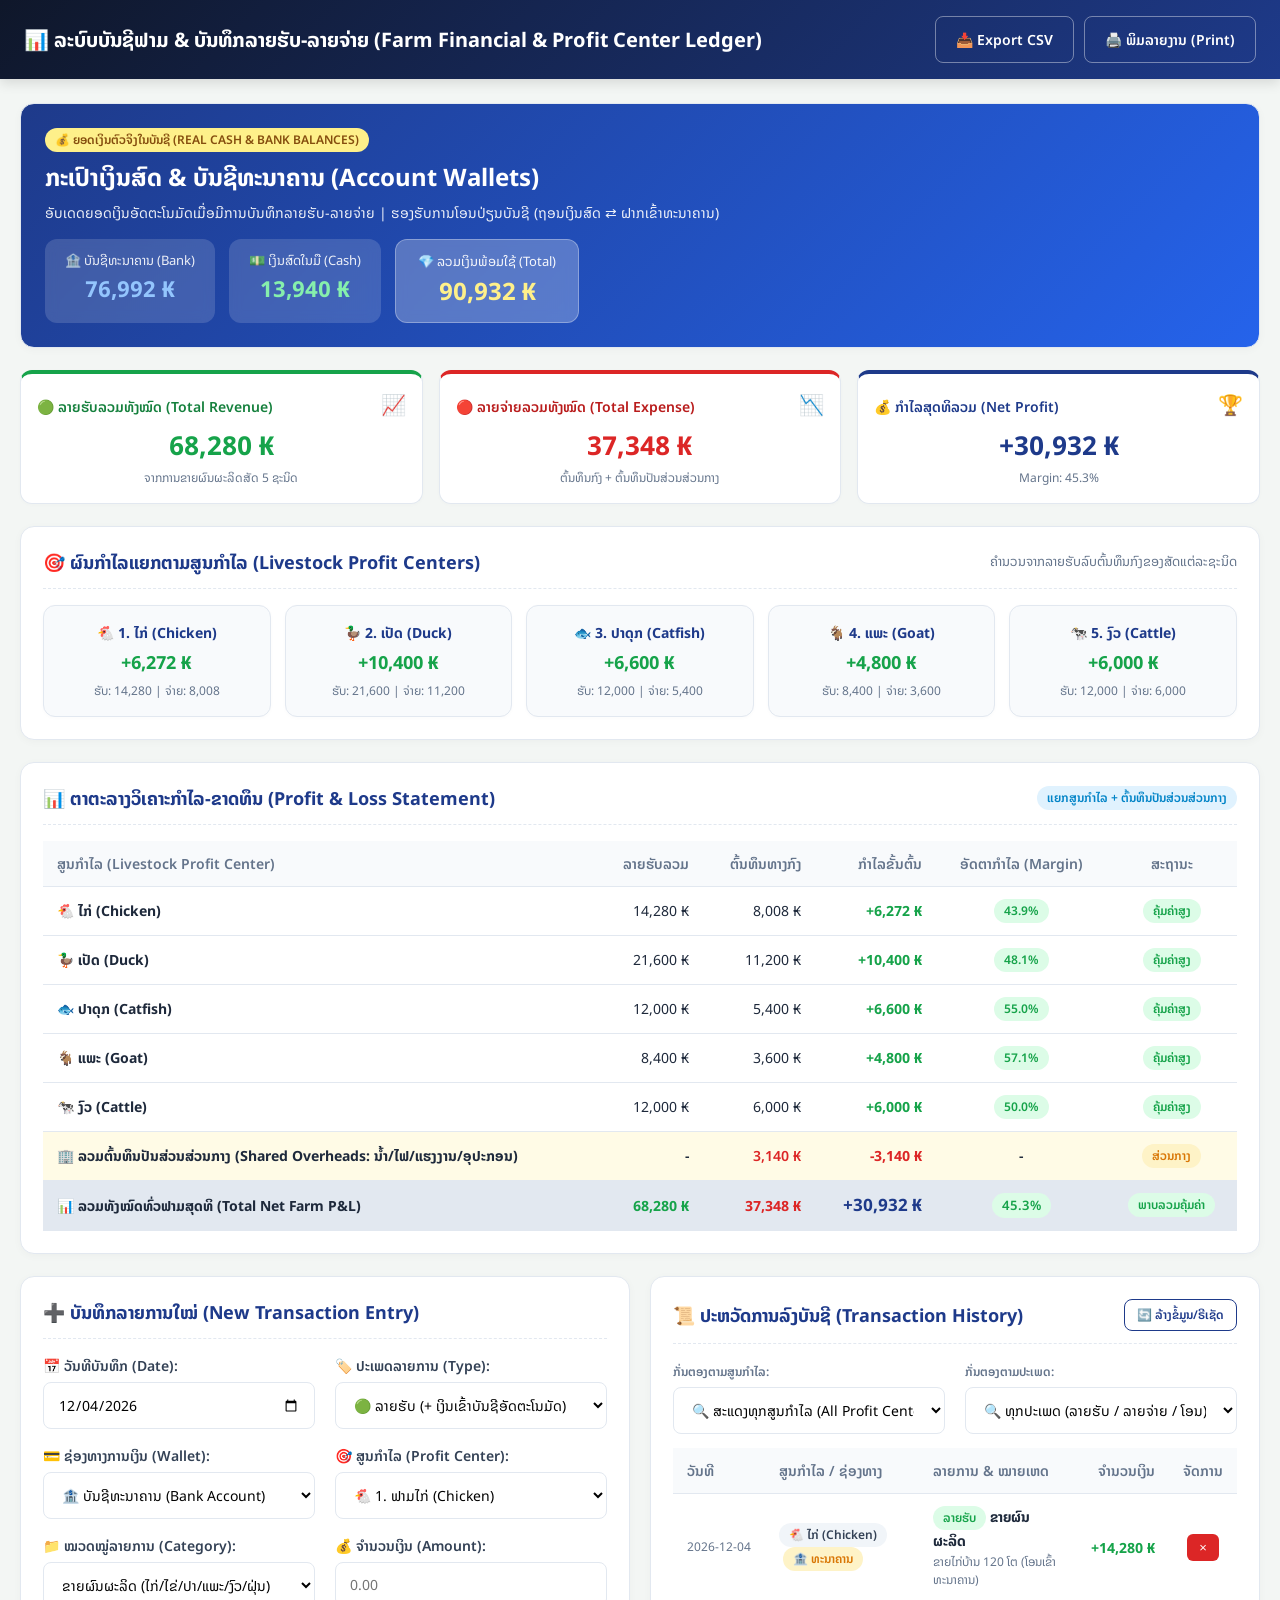
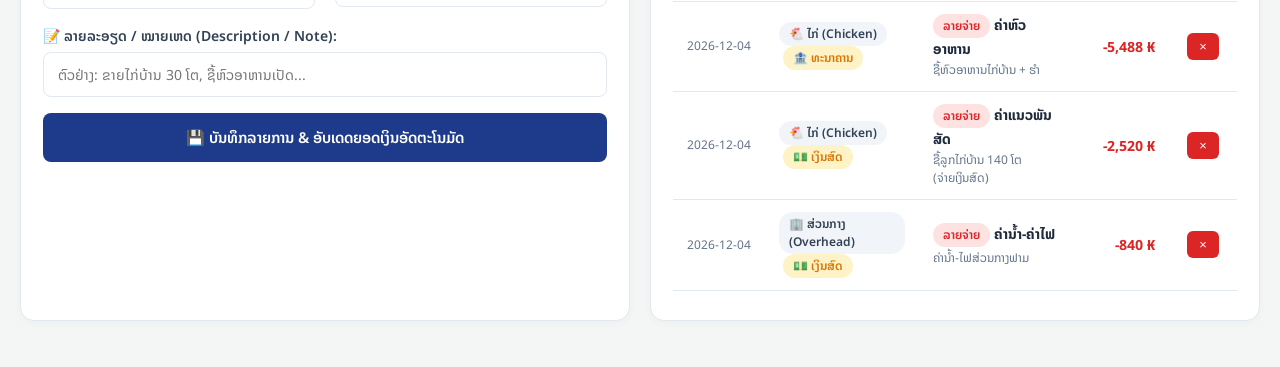
<file: public/assets/aistudio/________________cdc2d2be.html>
<!DOCTYPE html>
<html lang="lo">
<head>
<meta charset="utf-8">
<meta name="viewport" content="width=device-width, initial-scale=1, viewport-fit=cover">
<title>ລະບົບບັນຊີຟາມ & ບັນທຶກລາຍຮັບ-ລາຍຈ່າຍ (Farm Accounting System)</title>
<link href="https://fonts.googleapis.com/css2?family=Noto+Sans+Lao:wght@300;400;500;600;700&family=Sarabun:wght@300;400;500;600;700&display=swap" rel="stylesheet">
<style>
:root {
  --bg: #f3f6f4;
  --card: #ffffff;
  --ink: #1e293b;
  --mute: #64748b;
  --line: #e2e8f0;
  --primary: #1e3a8a;
  --primary-hover: #172554;
  --primary-light: #eff6ff;
  --success: #16a34a;
  --success-light: #dcfce7;
  --danger: #dc2626;
  --danger-light: #fee2e2;
  --accent: #d97706;
  --accent-light: #fef3c7;
  --info: #0284c7;
  --info-light: #e0f2fe;
}

* { box-sizing: border-box; }
body {
  margin: 0;
  background: var(--bg);
  color: var(--ink);
  font-family: 'Noto Sans Lao', 'Sarabun', sans-serif;
  font-size: 15px;
  line-height: 1.5;
}

header {
  background: linear-gradient(135deg, #0f172a 0%, #1e3a8a 100%);
  color: white;
  padding: 16px 24px;
  display: flex;
  justify-content: space-between;
  align-items: center;
  box-shadow: 0 4px 12px rgba(0,0,0,0.12);
  position: sticky;
  top: 0;
  z-index: 100;
}

header h1 {
  font-size: 20px;
  font-weight: 700;
  margin: 0;
  display: flex;
  align-items: center;
  gap: 12px;
}

main {
  max-width: 1280px;
  margin: 0 auto;
  padding: 24px 20px;
}

.grid-2 { display: grid; grid-template-columns: 1fr 1fr; gap: 20px; }
.grid-3 { display: grid; grid-template-columns: repeat(3, 1fr); gap: 16px; }
.grid-4 { display: grid; grid-template-columns: repeat(4, 1fr); gap: 16px; }
.grid-5 { display: grid; grid-template-columns: repeat(5, 1fr); gap: 14px; }
.grid-6 { display: grid; grid-template-columns: repeat(6, 1fr); gap: 12px; }

@media (max-width: 1024px) {
  .grid-5, .grid-6 { grid-template-columns: repeat(3, 1fr); }
  .grid-4 { grid-template-columns: repeat(2, 1fr); }
}

@media (max-width: 768px) {
  .grid-2, .grid-3, .grid-4, .grid-5, .grid-6 { grid-template-columns: 1fr; }
}

.card {
  background: var(--card);
  border: 1px solid var(--line);
  border-radius: 14px;
  padding: 22px;
  box-shadow: 0 2px 8px rgba(0,0,0,0.03);
  margin-bottom: 22px;
}

.card-title {
  font-size: 18px;
  font-weight: 700;
  margin-top: 0;
  margin-bottom: 16px;
  color: var(--primary);
  display: flex;
  align-items: center;
  justify-content: space-between;
  border-bottom: 1px dashed var(--line);
  padding-bottom: 12px;
}

.stat-box {
  background: #ffffff;
  border: 1px solid var(--line);
  border-radius: 12px;
  padding: 16px;
  text-align: center;
  box-shadow: 0 1px 4px rgba(0,0,0,0.02);
  transition: all 0.2s ease;
}
.stat-box:hover {
  transform: translateY(-2px);
  box-shadow: 0 4px 10px rgba(0,0,0,0.06);
}

.stat-val { font-size: 22px; font-weight: 700; color: var(--primary); }
.stat-lbl { font-size: 13px; color: var(--mute); margin-top: 4px; }

.form-group {
  margin-bottom: 16px;
}
.form-group label {
  display: block;
  font-weight: 600;
  margin-bottom: 6px;
  font-size: 14px;
  color: #334155;
}
.form-control {
  width: 100%;
  padding: 10px 14px;
  border: 1.5px solid var(--line);
  border-radius: 8px;
  font-family: inherit;
  font-size: 14px;
  background: #fff;
  transition: border-color 0.2s;
}
.form-control:focus {
  outline: none;
  border-color: var(--primary);
  box-shadow: 0 0 0 3px rgba(30, 58, 138, 0.1);
}

.btn {
  background: var(--primary);
  color: #fff;
  border: 0;
  padding: 11px 20px;
  border-radius: 8px;
  font-family: inherit;
  font-weight: 600;
  font-size: 14px;
  cursor: pointer;
  transition: all 0.2s;
  display: inline-flex;
  align-items: center;
  justify-content: center;
  gap: 8px;
}
.btn:hover { background: var(--primary-hover); }
.btn-outline {
  background: transparent;
  color: var(--primary);
  border: 1.5px solid var(--primary);
}
.btn-outline:hover {
  background: var(--primary-light);
}
.btn-danger {
  background: var(--danger);
  color: #fff;
  border: 0;
  padding: 6px 12px;
  border-radius: 6px;
  font-size: 13px;
  cursor: pointer;
  transition: opacity 0.2s;
}
.btn-danger:hover { opacity: 0.85; }

.badge {
  display: inline-block;
  padding: 3px 10px;
  border-radius: 14px;
  font-size: 12px;
  font-weight: 600;
}
.badge-success { background: var(--success-light); color: var(--success); }
.badge-warning { background: var(--accent-light); color: var(--accent); }
.badge-info { background: var(--info-light); color: var(--info); }
.badge-danger { background: var(--danger-light); color: var(--danger); }

table { width: 100%; border-collapse: collapse; }
th, td { padding: 12px 14px; border-bottom: 1px solid var(--line); font-size: 14px; }
th { background: #f8fafc; color: var(--mute); text-align: left; font-weight: 600; }
tr:hover td { background-color: #f8fafc; }

@media print {
  header, .btn, button, form, .no-print { display: none !important; }
  body { background: #fff; color: #000; font-size: 12pt; }
  .card { border: 1px solid #ccc; box-shadow: none; padding: 12px; }
  main { max-width: 100%; padding: 0; }
}
</style>
</head>
<body>

<header>
  <h1>📊 ລະບົບບັນຊີຟາມ & ບັນທຶກລາຍຮັບ-ລາຍຈ່າຍ (Farm Financial & Profit Center Ledger)</h1>
  <div style="display:flex; gap:10px;">
    <button class="btn btn-outline" style="color:#fff; border-color:rgba(255,255,255,0.4);" onclick="exportCSV()">📥 Export CSV</button>
    <button class="btn btn-outline" style="color:#fff; border-color:rgba(255,255,255,0.4);" onclick="window.print()">🖨️ ພິມລາຍງານ (Print)</button>
  </div>
</header>

<main>

  <!-- 1. REAL ACCOUNT BALANCES & EXECUTIVE SUMMARY BANNER -->
  <div class="card" style="background: linear-gradient(135deg, #1e3a8a 0%, #2563eb 100%); color:white; padding:24px;">
    <div style="display:flex; justify-content:space-between; align-items:center; flex-wrap:wrap; gap:16px;">
      <div>
        <span class="badge" style="background:#fef08a; color:#854d0e; margin-bottom:8px;">💰 ຍອດເງິນຕົວຈິງໃນບັນຊີ (REAL CASH & BANK BALANCES)</span>
        <h2 style="margin:0 0 6px; color:#ffffff; font-size:24px;">ກະເປົາເງິນສົດ & ບັນຊີທະນາຄານ (Account Wallets)</h2>
        <p style="margin:0; opacity:0.92; font-size:14px;">
          ອັບເດດຍອດເງິນອັດຕະໂນມັດເມື່ອມີການບັນທຶກລາຍຮັບ-ລາຍຈ່າຍ | ຮອງຮັບການໂອນປ່ຽນບັນຊີ (ຖອນເງິນສົດ ⇄ ຝາກເຂົ້າທະນາຄານ)
        </p>
      </div>

      <div style="display:flex; gap:14px; flex-wrap:wrap;">
        <div style="background:rgba(255,255,255,0.15); padding:12px 20px; border-radius:12px; backdrop-filter:blur(6px); text-align:center; min-width:130px;">
          <div style="font-size:13px; opacity:0.9;">🏦 ບັນຊີທະນາຄານ (Bank)</div>
          <div style="font-size:22px; font-weight:700; color:#93c5fd; margin-top:2px;" id="bal-bank-disp">0 ₭</div>
        </div>
        <div style="background:rgba(255,255,255,0.15); padding:12px 20px; border-radius:12px; backdrop-filter:blur(6px); text-align:center; min-width:130px;">
          <div style="font-size:13px; opacity:0.9;">💵 ເງິນສົດໃນມື (Cash)</div>
          <div style="font-size:22px; font-weight:700; color:#86efac; margin-top:2px;" id="bal-cash-disp">0 ₭</div>
        </div>
        <div style="background:rgba(255,255,255,0.25); padding:12px 22px; border-radius:12px; backdrop-filter:blur(6px); text-align:center; min-width:150px; border:1px solid rgba(255,255,255,0.3);">
          <div style="font-size:13px; opacity:0.95;">💎 ລວມເງິນພ້ອມໃຊ້ (Total)</div>
          <div style="font-size:24px; font-weight:700; color:#fef08a; margin-top:2px;" id="bal-total-disp">0 ₭</div>
        </div>
      </div>
    </div>
  </div>

  <!-- 2. TOTAL FINANCIAL PERFORMANCE METRICS -->
  <div class="grid-3" style="margin-bottom:22px;">
    <div class="stat-box" style="border-top:4px solid var(--success);">
      <div style="display:flex; justify-content:space-between; align-items:center; margin-bottom:6px;">
        <span class="stat-lbl" style="font-size:14px; font-weight:600; color:#15803d;">🟢 ລາຍຮັບລວມທັງໝົດ (Total Revenue)</span>
        <span style="font-size:20px;">📈</span>
      </div>
      <div class="stat-val" style="color:var(--success); font-size:26px;" id="top-grand-income">0 ₭</div>
      <div style="font-size:12px; color:var(--mute); margin-top:4px;">ຈາກການຂາຍຜົນຜະລິດສັດ 5 ຊະນິດ</div>
    </div>

    <div class="stat-box" style="border-top:4px solid var(--danger);">
      <div style="display:flex; justify-content:space-between; align-items:center; margin-bottom:6px;">
        <span class="stat-lbl" style="font-size:14px; font-weight:600; color:#b91c1c;">🔴 ລາຍຈ່າຍລວມທັງໝົດ (Total Expense)</span>
        <span style="font-size:20px;">📉</span>
      </div>
      <div class="stat-val" style="color:var(--danger); font-size:26px;" id="top-grand-expense">0 ₭</div>
      <div style="font-size:12px; color:var(--mute); margin-top:4px;">ຕົ້ນທຶນກົງ + ຕົ້ນທຶນປັນສ່ວນສ່ວນກາງ</div>
    </div>

    <div class="stat-box" style="border-top:4px solid var(--primary);">
      <div style="display:flex; justify-content:space-between; align-items:center; margin-bottom:6px;">
        <span class="stat-lbl" style="font-size:14px; font-weight:600; color:var(--primary);">💰 ກຳໄລສຸດທິລວມ (Net Profit)</span>
        <span style="font-size:20px;">🏆</span>
      </div>
      <div class="stat-val" style="color:var(--primary); font-size:26px;" id="top-grand-net">0 ₭</div>
      <div style="font-size:12px; color:var(--mute); margin-top:4px;" id="top-grand-margin">Margin: 0%</div>
    </div>
  </div>

  <!-- 3. PROFIT CENTER MINI CARDS -->
  <div class="card" style="margin-bottom:22px;">
    <h3 class="card-title">
      <span>🎯 ຜົນກຳໄລແຍກຕາມສູນກຳໄລ (Livestock Profit Centers)</span>
      <span style="font-size:13px; font-weight:normal; color:var(--mute);">ຄຳນວນຈາກລາຍຮັບລົບຕົ້ນທຶນກົງຂອງສັດແຕ່ລະຊະນິດ</span>
    </h3>
    <div class="grid-5">
      <div class="stat-box" style="background:#f8fafc;">
        <div style="font-size:14px; font-weight:700; color:var(--primary);">🐔 1. ໄກ່ (Chicken)</div>
        <div class="stat-val" style="font-size:18px; margin:6px 0;" id="pc-profit-chicken">0 ₭</div>
        <div class="stat-lbl" id="pc-sub-chicken" style="font-size:12px;">ຮັບ: 0 | ຈ່າຍ: 0</div>
      </div>
      <div class="stat-box" style="background:#f8fafc;">
        <div style="font-size:14px; font-weight:700; color:var(--primary);">🦆 2. ເປັດ (Duck)</div>
        <div class="stat-val" style="font-size:18px; margin:6px 0;" id="pc-profit-duck">0 ₭</div>
        <div class="stat-lbl" id="pc-sub-duck" style="font-size:12px;">ຮັບ: 0 | ຈ່າຍ: 0</div>
      </div>
      <div class="stat-box" style="background:#f8fafc;">
        <div style="font-size:14px; font-weight:700; color:var(--primary);">🐟 3. ປາດຸກ (Catfish)</div>
        <div class="stat-val" style="font-size:18px; margin:6px 0;" id="pc-profit-catfish">0 ₭</div>
        <div class="stat-lbl" id="pc-sub-catfish" style="font-size:12px;">ຮັບ: 0 | ຈ່າຍ: 0</div>
      </div>
      <div class="stat-box" style="background:#f8fafc;">
        <div style="font-size:14px; font-weight:700; color:var(--primary);">🐐 4. ແພະ (Goat)</div>
        <div class="stat-val" style="font-size:18px; margin:6px 0;" id="pc-profit-goat">0 ₭</div>
        <div class="stat-lbl" id="pc-sub-goat" style="font-size:12px;">ຮັບ: 0 | ຈ່າຍ: 0</div>
      </div>
      <div class="stat-box" style="background:#f8fafc;">
        <div style="font-size:14px; font-weight:700; color:var(--primary);">🐄 5. ງົວ (Cattle)</div>
        <div class="stat-val" style="font-size:18px; margin:6px 0;" id="pc-profit-cattle">0 ₭</div>
        <div class="stat-lbl" id="pc-sub-cattle" style="font-size:12px;">ຮັບ: 0 | ຈ່າຍ: 0</div>
      </div>
    </div>
  </div>

  <!-- 4. CONSOLIDATED PROFIT & LOSS TABLE -->
  <div class="card">
    <h3 class="card-title">
      <span>📊 ຕາຕະລາງວິເຄາະກຳໄລ-ຂາດທຶນ (Profit & Loss Statement)</span>
      <span class="badge badge-info">ແຍກສູນກຳໄລ + ຕົ້ນທຶນປັນສ່ວນສ່ວນກາງ</span>
    </h3>
    <div style="overflow-x:auto;">
      <table>
        <thead>
          <tr>
            <th>ສູນກຳໄລ (Livestock Profit Center)</th>
            <th style="text-align:right;">ລາຍຮັບລວມ</th>
            <th style="text-align:right;">ຕົ້ນທຶນທາງກົງ</th>
            <th style="text-align:right;">ກຳໄລຂັ້ນຕົ້ນ</th>
            <th style="text-align:center;">ອັດຕາກຳໄລ (Margin)</th>
            <th style="text-align:center;">ສະຖານະ</th>
          </tr>
        </thead>
        <tbody id="pnl-live-tbody">
        </tbody>
      </table>
    </div>
  </div>

  <!-- 5. TRANSACTION FORM & HISTORY LIST -->
  <div class="grid-2">
    <!-- Form -->
    <div class="card no-print">
      <h3 class="card-title">
        <span>➕ ບັນທຶກລາຍການໃໝ່ (New Transaction Entry)</span>
      </h3>
      
      <form id="tx-form" onsubmit="addTransaction(event)">
        <div class="grid-2">
          <div class="form-group">
            <label>📅 ວັນທີບັນທຶກ (Date):</label>
            <input type="date" id="tx-date" class="form-control" required>
          </div>
          <div class="form-group">
            <label>🏷️ ປະເພດລາຍການ (Type):</label>
            <select id="tx-type" class="form-control" onchange="onTypeChanged()" required>
              <option value="income">🟢 ລາຍຮັບ (+ ເງິນເຂົ້າບັນຊີອັດຕະໂນມັດ)</option>
              <option value="expense">🔴 ລາຍຈ່າຍ (- ຫັກເງິນອອກຈາກບັນຊີອັດຕະໂນມັດ)</option>
              <option value="transfer">🔄 ໂອນປ່ຽນບັນຊີ (ຖອນເງິນສົດ / ຝາກເງິນເຂົ້າທະນາຄານ)</option>
            </select>
          </div>
        </div>

        <div class="grid-2">
          <div class="form-group">
            <label>💳 ຊ່ອງທາງການເງິນ (Wallet):</label>
            <select id="tx-account" class="form-control" required>
              <option value="bank">🏦 ບັນຊີທະນາຄານ (Bank Account)</option>
              <option value="cash">💵 ເງິນສົດໃນມື (Cash in Hand)</option>
            </select>
          </div>
          <div class="form-group">
            <label>🎯 ສູນກຳໄລ (Profit Center):</label>
            <select id="tx-center" class="form-control" required>
              <option value="chicken">🐔 1. ຟາມໄກ່ (Chicken)</option>
              <option value="duck">🦆 2. ຟາມເປັດ (Duck - ໄຂ່/ຊີ້ນ)</option>
              <option value="catfish">🐟 3. ຟາມປາດຸກ (Catfish)</option>
              <option value="goat">🐐 4. ຟາມແພະ (Goat)</option>
              <option value="cattle">🐄 5. ຟາມງົວ (Cattle)</option>
              <option value="overhead">🏢 6. ສ່ວນກາງ/ປັນສ່ວນ (Farm Overhead)</option>
            </select>
          </div>
        </div>

        <div class="grid-2">
          <div class="form-group">
            <label>📁 ໝວດໝູ່ລາຍການ (Category):</label>
            <select id="tx-cat" class="form-control" required>
              <option value="ຂາຍຜົນຜະລິດ">ຂາຍຜົນຜະລິດ (ໄກ່/ໄຂ່/ປາ/ແພະ/ງົວ/ຝຸ່ນ)</option>
              <option value="ຄ່າແນວພັນສັດ">ຄ່າແນວພັນສັດ (ລູກໄກ່/ລູກເປັດ/ລູກປາ/ແພະ/ງົວ)</option>
              <option value="ຄ່າຫົວອາຫານ">ຄ່າຫົວອາຫານ (ອາຫານສຳເລັດຮູບ/ຮຳ/ສາລີ/ຫຍ້າ)</option>
              <option value="ຄ່າຍາແລະວັກຊີນ">ຄ່າຍາ, ວັກຊີນ ແລະ ເວຊະພັນ</option>
              <option value="ຄ່ານ້ຳ-ຄ່າໄຟ">ຄ່ານ້ຳປະປາ / ຄ່າໄຟຟ້າ (ຕົ້ນທຶນປັນສ່ວນ)</option>
              <option value="ຄ່າແຮງງານ">ຄ່າແຮງງານຄົນງານຟາມ (ຕົ້ນທຶນປັນສ່ວນ)</option>
              <option value="ຄ່າອຸປະກອນ">ຄ່າອຸປະກອນ ແລະ ສ້ອມແປງ (ຕົ້ນທຶນປັນສ່ວນ)</option>
              <option value="🔄 ຖອນເງິນສົດ (ປ່ຽນເງິນໂອນເປັນເງິນສົດ)">🔄 ຖອນເງິນສົດ (ປ່ຽນເງິນໂອນ ➔ ເງິນສົດ)</option>
              <option value="🔄 ຝາກເງິນສົດ (ປ່ຽນເງິນສົດເປັນເງິນໂອນ)">🔄 ຝາກເງິນສົດ (ປ່ຽນເງິນສົດ ➔ ເງິນໂອນ)</option>
            </select>
          </div>
          <div class="form-group">
            <label>💰 ຈຳນວນເງິນ (Amount):</label>
            <input type="number" id="tx-amt" class="form-control" placeholder="0.00" min="1" step="any" required>
          </div>
        </div>

        <div class="form-group">
          <label>📝 ລາຍລະອຽດ / ໝາຍເຫດ (Description / Note):</label>
          <input type="text" id="tx-note" class="form-control" placeholder="ຕົວຢ່າງ: ຂາຍໄກ່ບ້ານ 30 ໂຕ, ຊື້ຫົວອາຫານເປັດ...">
        </div>

        <button type="submit" class="btn" style="width:100%; padding:12px; font-size:15px;">
          💾 ບັນທຶກລາຍການ & ອັບເດດຍອດເງິນອັດຕະໂນມັດ
        </button>
      </form>
    </div>

    <!-- History Table & Filter -->
    <div class="card">
      <div class="card-title">
        <span>📜 ປະຫວັດການລົງບັນຊີ (Transaction History)</span>
        <button class="btn btn-outline no-print" style="padding:5px 12px; font-size:12px;" onclick="resetTransactions()">
          🔄 ລ້າງຂໍ້ມູນ/ຣີເຊັດ
        </button>
      </div>

      <div class="grid-2 no-print" style="margin-bottom:14px;">
        <div>
          <label style="font-size:12px; font-weight:600; color:var(--mute);">ກັ່ນຕອງຕາມສູນກຳໄລ:</label>
          <select id="tx-filter" class="form-control" onchange="renderTxTable()" style="margin-top:4px;">
            <option value="all">🔍 ສະແດງທຸກສູນກຳໄລ (All Profit Centers)</option>
            <option value="chicken">🐔 ສະເພາະ: ໄກ່</option>
            <option value="duck">🦆 ສະເພາະ: ເປັດ</option>
            <option value="catfish">🐟 ສະເພາະ: ປາດຸກ</option>
            <option value="goat">🐐 ສະເພາະ: ແພະ</option>
            <option value="cattle">🐄 ສະເພາະ: ງົວ</option>
            <option value="overhead">🏢 ສະເພາະ: ສ່ວນກາງ</option>
          </select>
        </div>
        <div>
          <label style="font-size:12px; font-weight:600; color:var(--mute);">ກັ່ນຕອງຕາມປະເພດ:</label>
          <select id="tx-filter-type" class="form-control" onchange="renderTxTable()" style="margin-top:4px;">
            <option value="all">🔍 ທຸກປະເພດ (ລາຍຮັບ / ລາຍຈ່າຍ / ໂອນ)</option>
            <option value="income">🟢 ສະເພາະ: ລາຍຮັບ</option>
            <option value="expense">🔴 ສະເພາະ: ລາຍຈ່າຍ</option>
            <option value="transfer">🔄 ສະເພາະ: ໂອນປ່ຽນບັນຊີ</option>
          </select>
        </div>
      </div>

      <div style="max-height:450px; overflow-y:auto;">
        <table>
          <thead>
            <tr>
              <th>ວັນທີ</th>
              <th>ສູນກຳໄລ / ຊ່ອງທາງ</th>
              <th>ລາຍການ & ໝາຍເຫດ</th>
              <th style="text-align:right;">ຈຳນວນເງິນ</th>
              <th style="text-align:center;" class="no-print">ຈັດການ</th>
            </tr>
          </thead>
          <tbody id="tx-tbody">
          </tbody>
        </table>
      </div>
    </div>
  </div>

</main>

<script>
let bankBalance = 50000;
let cashBalance = 10000;
let transactions = [];

const centerNames = {
  chicken: '🐔 ໄກ່ (Chicken)',
  duck: '🦆 ເປັດ (Duck)',
  catfish: '🐟 ປາດຸກ (Catfish)',
  goat: '🐐 ແພະ (Goat)',
  cattle: '🐄 ງົວ (Cattle)',
  overhead: '🏢 ສ່ວນກາງ (Overhead)'
};

const accountNames = {
  bank: '🏦 ທະນາຄານ',
  cash: '💵 ເງິນສົດ'
};

function onTypeChanged() {
  const tType = document.getElementById('tx-type').value;
  const catEl = document.getElementById('tx-cat');
  if (tType === 'transfer') {
    catEl.value = '🔄 ຖອນເງິນສົດ (ປ່ຽນເງິນໂອນເປັນເງິນສົດ)';
  } else if (tType === 'income') {
    if (catEl.value.includes('ປ່ຽນເງິນ')) catEl.value = 'ຂາຍຜົນຜະລິດ';
  } else if (tType === 'expense') {
    if (catEl.value.includes('ປ່ຽນເງິນ')) catEl.value = 'ຄ່າຫົວອາຫານ';
  }
}

function initTransactions() {
  const todayStr = new Date().toISOString().slice(0, 10);
  if (document.getElementById('tx-date')) {
    document.getElementById('tx-date').value = todayStr;
  }

  const savedBal = localStorage.getItem('farm_account_balances');
  if (savedBal) {
    try {
      const b = JSON.parse(savedBal);
      bankBalance = b.bank ?? 50000;
      cashBalance = b.cash ?? 10000;
    } catch(e) {}
  }

  const savedTx = localStorage.getItem('farm_transactions');
  if (savedTx) {
    try {
      transactions = JSON.parse(savedTx);
      // Migrate any Thai labels to bilingual
      updateAccountBalances();
      calculateProfitCenters();
      renderTxTable();
      return;
    } catch(e) {}
  }

  // Default seed transactions
  transactions = [
    { id: 't1', date: todayStr, type: 'income', account: 'bank', center: 'chicken', cat: 'ຂາຍຜົນຜະລິດ', amt: 14280, note: 'ຂາຍໄກ່ບ້ານ 120 ໂຕ (ໂອນເຂົ້າທະນາຄານ)' },
    { id: 't2', date: todayStr, type: 'expense', account: 'bank', center: 'chicken', cat: 'ຄ່າຫົວອາຫານ', amt: 5488, note: 'ຊື້ຫົວອາຫານໄກ່ບ້ານ + ຮຳ' },
    { id: 't3', date: todayStr, type: 'expense', account: 'cash', center: 'chicken', cat: 'ຄ່າແນວພັນສັດ', amt: 2520, note: 'ຊື້ລູກໄກ່ບ້ານ 140 ໂຕ (ຈ່າຍເງິນສົດ)' },
    { id: 't4', date: todayStr, type: 'expense', account: 'cash', center: 'overhead', cat: 'ຄ່ານ້ຳ-ຄ່າໄຟ', amt: 840, note: 'ຄ່ານ້ຳ-ໄຟສ່ວນກາງຟາມ' },

    { id: 't5', date: todayStr, type: 'income', account: 'bank', center: 'duck', cat: 'ຂາຍຜົນຜະລິດ', amt: 21600, note: 'ຂາຍໄຂ່ເປັດສົດ 7,200 ໜ່ວຍ' },
    { id: 't6', date: todayStr, type: 'expense', account: 'bank', center: 'duck', cat: 'ຄ່າຫົວອາຫານ', amt: 11200, note: 'ຄ່າອາຫານເປັດໄຂ່ + ຮຳລະອຽດ' },
    { id: 't7', date: todayStr, type: 'expense', account: 'cash', center: 'overhead', cat: 'ຄ່າແຮງງານ', amt: 1200, note: 'ຄ່າແຮງງານຄົນງານສ່ວນກາງ' },

    { id: 't8', date: todayStr, type: 'income', account: 'cash', center: 'catfish', cat: 'ຂາຍຜົນຜະລິດ', amt: 12000, note: 'ຈັບຂາຍປາດຸກ 300 ກິໂລ (ຮັບເງິນສົດ)' },
    { id: 't9', date: todayStr, type: 'expense', account: 'cash', center: 'catfish', cat: 'ຄ່າຫົວອາຫານ', amt: 5400, note: 'ຄ່າອາຫານເມັດປາດຸກ' },
    { id: 't10', date: todayStr, type: 'expense', account: 'cash', center: 'overhead', cat: 'ຄ່ານ້ຳ-ຄ່າໄຟ', amt: 600, note: 'ຄ່າສູບນ້ຳໝູນວຽນສ່ວນກາງ' },

    { id: 't11', date: todayStr, type: 'income', account: 'bank', center: 'goat', cat: 'ຂາຍຜົນຜະລິດ', amt: 8400, note: 'ຂາຍແນວພັນແພະ 2 ໂຕ + ຝຸ່ນຂີ້ແພະ' },
    { id: 't12', date: todayStr, type: 'expense', account: 'bank', center: 'goat', cat: 'ຄ່າຫົວອາຫານ', amt: 3600, note: 'ຄ່າອາຫານເສີມແພະ' },
    { id: 't13', date: todayStr, type: 'expense', account: 'cash', center: 'overhead', cat: 'ຄ່າອຸປະກອນ', amt: 500, note: 'ຄ່າສ້ອມແປງຮົ້ວສ່ວນກາງ' },

    { id: 't14', date: todayStr, type: 'income', account: 'bank', center: 'cattle', cat: 'ຂາຍຜົນຜະລິດ', amt: 12000, note: 'ຂາຍງົວຊີ້ນ 1 ໂຕ' },
    { id: 't15', date: todayStr, type: 'expense', account: 'bank', center: 'cattle', cat: 'ຄ່າຫົວອາຫານ', amt: 6000, note: 'ຄ່າເຟືອງ + ອາຫານຂົ້ນງົວ' },

    { id: 't16', date: todayStr, type: 'expense', account: 'bank', center: 'overhead', cat: '🔄 ຖອນເງິນສົດ (ປ່ຽນເງິນໂອນເປັນເງິນສົດ)', amt: 3000, note: 'ຖອນເງິນສົດຈາກທະນາຄານມາໄວ້ໃນມື' }
  ];

  saveTransactions();
}

function saveTransactions() {
  localStorage.setItem('farm_transactions', JSON.stringify(transactions));
  updateAccountBalances();
  calculateProfitCenters();
  renderTxTable();
}

function updateAccountBalances() {
  let initBank = 50000;
  let initCash = 10000;

  transactions.forEach(t => {
    const amt = parseFloat(t.amt) || 0;
    const cat = t.cat || '';

    if (cat.includes('ຖອນເງິນສົດ') || cat.includes('ถอนเงินสด')) {
      initBank -= amt;
      initCash += amt;
    } else if (cat.includes('ຝາກເງິນສົດ') || cat.includes('ฝากเงินสด')) {
      initCash -= amt;
      initBank += amt;
    } else {
      const isInc = t.type === 'income';
      if (t.account === 'bank') {
        if (isInc) initBank += amt;
        else initBank -= amt;
      } else if (t.account === 'cash') {
        if (isInc) initCash += amt;
        else initCash -= amt;
      }
    }
  });

  bankBalance = initBank;
  cashBalance = initCash;

  localStorage.setItem('farm_account_balances', JSON.stringify({ bank: bankBalance, cash: cashBalance }));

  const bBank = document.getElementById('bal-bank-disp');
  const bCash = document.getElementById('bal-cash-disp');
  const bTotal = document.getElementById('bal-total-disp');

  if (bBank) bBank.innerText = Math.round(bankBalance).toLocaleString('en-US') + ' ₭';
  if (bCash) bCash.innerText = Math.round(cashBalance).toLocaleString('en-US') + ' ₭';
  if (bTotal) bTotal.innerText = Math.round(bankBalance + cashBalance).toLocaleString('en-US') + ' ₭';
}

function addTransaction(e) {
  e.preventDefault();
  const date = document.getElementById('tx-date').value;
  let type = document.getElementById('tx-type').value;
  const account = document.getElementById('tx-account').value;
  const center = document.getElementById('tx-center').value;
  const cat = document.getElementById('tx-cat').value;
  const amt = parseFloat(document.getElementById('tx-amt').value) || 0;
  const note = document.getElementById('tx-note').value;

  if (amt <= 0) {
    alert('ກະລຸນາໃສ່ຈຳນວນເງິນທີ່ຖືກຕ້ອງ');
    return;
  }

  // Adjust type if it is a transfer
  if (cat.includes('ຖອນເງິນສົດ') || cat.includes('ຝາກເງິນສົດ') || cat.includes('ປ່ຽນເງິນ')) {
    type = 'expense';
  }

  const newTx = {
    id: 'tx_' + Date.now(),
    date,
    type,
    account,
    center,
    cat,
    amt,
    note
  };

  transactions.unshift(newTx);
  saveTransactions();

  document.getElementById('tx-amt').value = '';
  document.getElementById('tx-note').value = '';
}

function deleteTransaction(txId) {
  if (confirm('ທ່ານຕ້ອງການລຶບລາຍການນີ້ແທ້ຫຼືບໍ່? ຍອດເງິນຈະຖືກປັບຄືນອັດຕະໂນມັດ.')) {
    transactions = transactions.filter(t => t.id !== txId);
    saveTransactions();
  }
}

function resetTransactions() {
  if (confirm('ທ່ານຕ້ອງການລ້າງຂໍ້ມູນ ແລະ ຣີເຊັດເປັນຄ່າເລີ່ມຕົ້ນແທ້ຫຼືບໍ່?')) {
    localStorage.removeItem('farm_transactions');
    localStorage.removeItem('farm_account_balances');
    initTransactions();
  }
}

function calculateProfitCenters() {
  const centers = [
    { id: 'chicken', name: '🐔 ໄກ່ (Chicken)' },
    { id: 'duck', name: '🦆 ເປັດ (Duck)' },
    { id: 'catfish', name: '🐟 ປາດຸກ (Catfish)' },
    { id: 'goat', name: '🐐 ແພະ (Goat)' },
    { id: 'cattle', name: '🐄 ງົວ (Cattle)' }
  ];

  let grandInc = 0;
  let grandDirectExp = 0;
  let grandOverheadExp = 0;

  // Calculate overhead expenses (shared costs)
  transactions.forEach(t => {
    const cat = t.cat || '';
    const isTransfer = cat.includes('ປ່ຽນເງິນ') || cat.includes('ຖອນ') || cat.includes('ຝາກ') || cat.includes('เปลี่ยนเงิน');
    if (t.type === 'expense' && !isTransfer) {
      if (t.center === 'overhead' || cat.includes('ຄ່ານ້ຳ-ຄ່າໄຟ') || cat.includes('ຄ່າແຮງງານ') || cat.includes('ຄ່າອຸປະກອນ') || cat.includes('ค่าน้ำค่าไฟ') || cat.includes('ค่าแรงงาน') || cat.includes('ค่าอุปกรณ์')) {
        grandOverheadExp += (t.amt || 0);
      }
    }
  });

  let tableHtml = '';

  centers.forEach(c => {
    let inc = 0;
    let directExp = 0;

    transactions.forEach(t => {
      const cat = t.cat || '';
      const isTransfer = cat.includes('ປ່ຽນເງິນ') || cat.includes('ຖອນ') || cat.includes('ຝາກ') || cat.includes('เปลี่ยนเงิน');
      if (t.center === c.id && !isTransfer) {
        if (t.type === 'income') {
          inc += (t.amt || 0);
        } else if (t.type === 'expense') {
          const isOverheadCat = cat.includes('ຄ່ານ້ຳ-ຄ່າໄຟ') || cat.includes('ຄ່າແຮງງານ') || cat.includes('ຄ່າອຸປະກອນ') || cat.includes('ค่าน้ำค่าไฟ') || cat.includes('ค่าแรงงาน') || cat.includes('ค่าอุปกรณ์');
          if (!isOverheadCat) {
            directExp += (t.amt || 0);
          }
        }
      }
    });

    const netProfit = inc - directExp;
    const marginPct = inc > 0 ? ((netProfit / inc) * 100).toFixed(1) : 0;

    grandInc += inc;
    grandDirectExp += directExp;

    const profitEl = document.getElementById(`pc-profit-${c.id}`);
    const subEl = document.getElementById(`pc-sub-${c.id}`);

    if (profitEl) {
      profitEl.innerText = (netProfit >= 0 ? '+' : '') + Math.round(netProfit).toLocaleString('en-US') + ' ₭';
      profitEl.style.color = netProfit >= 0 ? 'var(--success)' : 'var(--danger)';
    }
    if (subEl) {
      subEl.innerText = `ຮັບ: ${Math.round(inc).toLocaleString('en-US')} | ຈ່າຍ: ${Math.round(directExp).toLocaleString('en-US')}`;
    }

    let statusBadge = '<span class="badge badge-success">ກຳໄລດີ</span>';
    if (netProfit < 0) statusBadge = '<span class="badge badge-danger">ຂາດທຶນ</span>';
    else if (marginPct > 40) statusBadge = '<span class="badge badge-success">ຄຸ້ມຄ່າສູງ</span>';

    tableHtml += `
      <tr>
        <td><strong>${c.name}</strong></td>
        <td style="text-align:right;">${Math.round(inc).toLocaleString('en-US')} ₭</td>
        <td style="text-align:right;">${Math.round(directExp).toLocaleString('en-US')} ₭</td>
        <td style="text-align:right; font-weight:700; color:${netProfit >= 0 ? 'var(--success)' : 'var(--danger)'};">
          ${netProfit >= 0 ? '+' : ''}${Math.round(netProfit).toLocaleString('en-US')} ₭
        </td>
        <td style="text-align:center;"><span class="badge ${marginPct >= 0 ? 'badge-success' : 'badge-danger'}">${marginPct}%</span></td>
        <td style="text-align:center;">${statusBadge}</td>
      </tr>
    `;
  });

  const grandTotalExp = grandDirectExp + grandOverheadExp;
  const grandNetProfit = grandInc - grandTotalExp;
  const grandMarginPct = grandInc > 0 ? ((grandNetProfit / grandInc) * 100).toFixed(1) : 0;

  tableHtml += `
    <tr style="background:#fffbe6; font-weight:600;">
      <td><strong>🏢 ລວມຕົ້ນທຶນປັນສ່ວນສ່ວນກາງ (Shared Overheads: ນ້ຳ/ໄຟ/ແຮງງານ/ອຸປະກອນ)</strong></td>
      <td style="text-align:right;">-</td>
      <td style="text-align:right; color:var(--danger);">${Math.round(grandOverheadExp).toLocaleString('en-US')} ₭</td>
      <td style="text-align:right; color:var(--danger); font-weight:700;">-${Math.round(grandOverheadExp).toLocaleString('en-US')} ₭</td>
      <td style="text-align:center;">-</td>
      <td style="text-align:center;"><span class="badge badge-warning">ສ່ວນກາງ</span></td>
    </tr>
    <tr style="background:#e2e8f0; font-weight:700; font-size:15px;">
      <td><strong>📊 ລວມທັງໝົດທົ່ວຟາມສຸດທິ (Total Net Farm P&L)</strong></td>
      <td style="text-align:right; color:var(--success);">${Math.round(grandInc).toLocaleString('en-US')} ₭</td>
      <td style="text-align:right; color:var(--danger);">${Math.round(grandTotalExp).toLocaleString('en-US')} ₭</td>
      <td style="text-align:right; color:${grandNetProfit >= 0 ? 'var(--primary)' : 'var(--danger)'}; font-size:17px;">
        ${grandNetProfit >= 0 ? '+' : ''}${Math.round(grandNetProfit).toLocaleString('en-US')} ₭
      </td>
      <td style="text-align:center;"><span class="badge badge-success" style="font-size:13px;">${grandMarginPct}%</span></td>
      <td style="text-align:center;"><span class="badge badge-success">ພາບລວມຄຸ້ມຄ່າ</span></td>
    </tr>
  `;

  const pnlTbody = document.getElementById('pnl-live-tbody');
  if (pnlTbody) pnlTbody.innerHTML = tableHtml;

  // Update top metrics
  const topInc = document.getElementById('top-grand-income');
  const topExp = document.getElementById('top-grand-expense');
  const topNet = document.getElementById('top-grand-net');
  const topMargin = document.getElementById('top-grand-margin');

  if (topInc) topInc.innerText = Math.round(grandInc).toLocaleString('en-US') + ' ₭';
  if (topExp) topExp.innerText = Math.round(grandTotalExp).toLocaleString('en-US') + ' ₭';
  if (topNet) {
    topNet.innerText = (grandNetProfit >= 0 ? '+' : '') + Math.round(grandNetProfit).toLocaleString('en-US') + ' ₭';
    topNet.style.color = grandNetProfit >= 0 ? 'var(--primary)' : 'var(--danger)';
  }
  if (topMargin) topMargin.innerText = `Margin: ${grandMarginPct}%`;
}

function renderTxTable() {
  const tbody = document.getElementById('tx-tbody');
  if (!tbody) return;

  const filterCenter = document.getElementById('tx-filter') ? document.getElementById('tx-filter').value : 'all';
  const filterType = document.getElementById('tx-filter-type') ? document.getElementById('tx-filter-type').value : 'all';

  let filtered = transactions;

  if (filterCenter !== 'all') {
    filtered = filtered.filter(t => t.center === filterCenter);
  }

  if (filterType !== 'all') {
    if (filterType === 'transfer') {
      filtered = filtered.filter(t => (t.cat && (t.cat.includes('ປ່ຽນເງິນ') || t.cat.includes('ຖອນ') || t.cat.includes('ຝາກ') || t.cat.includes('เปลี่ยนเงิน'))));
    } else {
      filtered = filtered.filter(t => t.type === filterType && !(t.cat && (t.cat.includes('ປ່ຽນເງິນ') || t.cat.includes('ຖອນ') || t.cat.includes('ຝາກ') || t.cat.includes('เปลี่ยนเงิน'))));
    }
  }

  let html = '';
  filtered.forEach(t => {
    const cat = t.cat || '';
    const isTransfer = cat.includes('ປ່ຽນເງິນ') || cat.includes('ຖອນ') || cat.includes('ຝາກ') || cat.includes('เปลี่ยนเงิน');
    const isInc = t.type === 'income';

    let color = isInc ? 'var(--success)' : 'var(--danger)';
    let sign = isInc ? '+' : '-';
    let typeBadge = isInc ? '<span class="badge badge-success">ລາຍຮັບ</span>' : '<span class="badge badge-danger">ລາຍຈ່າຍ</span>';

    if (isTransfer) {
      color = 'var(--info)';
      sign = '🔄 ';
      typeBadge = '<span class="badge badge-info">ໂອນປ່ຽນບັນຊີ</span>';
    }

    html += `
      <tr>
        <td style="font-size:12px; color:var(--mute); white-space:nowrap;">${t.date}</td>
        <td>
          <span class="badge" style="background:#f1f5f9; color:#334155;">${centerNames[t.center] || t.center}</span>
          <span class="badge badge-warning" style="margin-left:4px;">${accountNames[t.account] || 'ທະນາຄານ'}</span>
        </td>
        <td>
          ${typeBadge} <strong>${cat}</strong>
          <div style="font-size:12px; color:var(--mute); margin-top:2px;">${t.note || ''}</div>
        </td>
        <td style="text-align:right; font-weight:700; color:${color}; white-space:nowrap;">
          ${sign}${(t.amt || 0).toLocaleString('en-US')} ₭
        </td>
        <td style="text-align:center;" class="no-print">
          <button class="btn-danger" onclick="deleteTransaction('${t.id}')" title="ລຶບລາຍການ">&times;</button>
        </td>
      </tr>
    `;
  });

  if (filtered.length === 0) {
    html = `<tr><td colspan="5" style="text-align:center; color:var(--mute); padding:24px;">ບໍ່ມີລາຍການບັນທຶກໃນເງື່ອນໄຂນີ້</td></tr>`;
  }

  tbody.innerHTML = html;
}

function exportCSV() {
  if (!transactions.length) {
    alert('ບໍ່ມີຂໍ້ມູນບັນທຶກສຳລັບ Export');
    return;
  }

  let csv = '\uFEFFວັນທີ,ປະເພດ,ຊ່ອງທາງ,ສູນກຳໄລ,ໝວດໝູ່,ຈຳນວນເງິນ,ໝາຍເຫດ\n';
  transactions.forEach(t => {
    const date = t.date || '';
    const type = t.type || '';
    const acc = accountNames[t.account] || t.account || '';
    const center = centerNames[t.center] || t.center || '';
    const cat = (t.cat || '').replace(/"/g, '""');
    const amt = t.amt || 0;
    const note = (t.note || '').replace(/"/g, '""');
    csv += `"${date}","${type}","${acc}","${center}","${cat}",${amt},"${note}"\n`;
  });

  const blob = new Blob([csv], { type: 'text/csv;charset=utf-8;' });
  const url = URL.createObjectURL(blob);
  const a = document.createElement('a');
  a.href = url;
  a.download = `farm_accounting_${new Date().toISOString().slice(0,10)}.csv`;
  document.body.appendChild(a);
  a.click();
  document.body.removeChild(a);
}

window.onload = function() {
  initTransactions();
};
</script>

</body>
</html>
</file>
